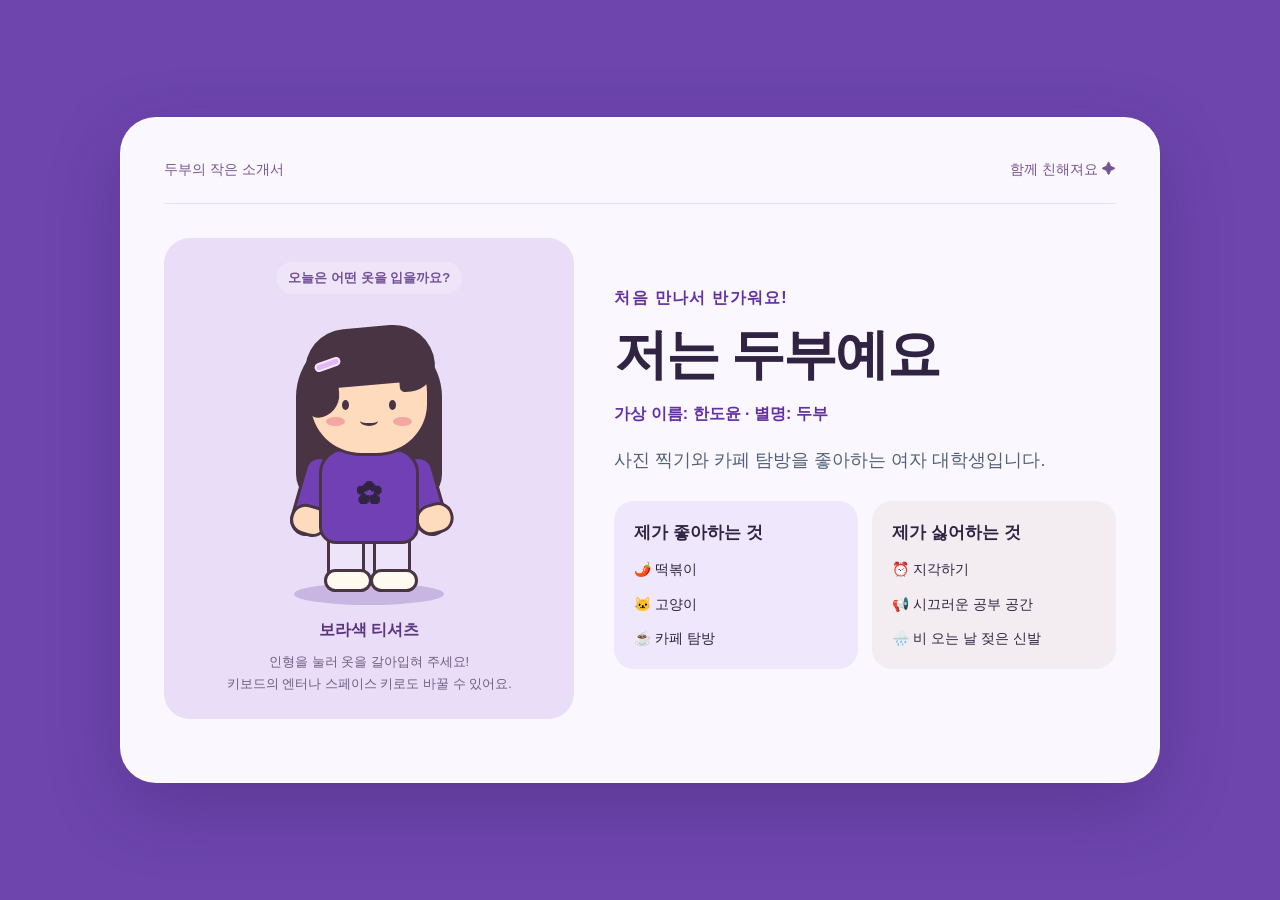
<file: 01-intro/index.html>
<!DOCTYPE html>
<html lang="ko">
<head>
  <meta charset="UTF-8">
  <meta name="viewport" content="width=device-width, initial-scale=1.0">
  <title>두부의 자기소개</title>
  <style>
    * {
      box-sizing: border-box;
    }

    body {
      min-height: 100vh;
      margin: 0;
      display: flex;
      align-items: center;
      justify-content: center;
      padding: 24px;
      color: #24324a;
      background-color: #6332a0;
      font-family: "Malgun Gothic", "Apple SD Gothic Neo", sans-serif;
      transition: background-color 0.5s ease;
    }

    .소개-카드 {
      width: 100%;
      max-width: 680px;
      padding: 48px 40px;
      text-align: center;
      background-color: rgba(255, 255, 255, 0.94);
      border: 1px solid #d9eaf5;
      border-radius: 28px;
      box-shadow: 0 18px 45px rgba(44, 93, 130, 0.15);
    }

    .작은-제목 {
      margin: 0 0 10px;
      color: #6332a0;
      font-size: 16px;
      font-weight: 700;
      letter-spacing: 0.08em;
    }

    h1 {
      margin: 0;
      font-size: clamp(36px, 8vw, 58px);
    }

    .한줄-소개 {
      margin: 18px auto 36px;
      color: #526278;
      font-size: 18px;
      line-height: 1.7;
    }

    h2 {
      margin: 0 0 18px;
      font-size: 23px;
    }

    .좋아하는-것 {
      display: grid;
      grid-template-columns: repeat(3, 1fr);
      gap: 14px;
      padding: 0;
      margin: 0 0 36px;
      list-style: none;
    }

    .좋아하는-것 li {
      padding: 22px 12px;
      background-color: #f5effc;
      border-radius: 18px;
      font-weight: 700;
    }

    .이모지 {
      display: block;
      margin-bottom: 8px;
      font-size: 32px;
    }

    button {
      padding: 14px 24px;
      color: #ffffff;
      background-color: #6332a0;
      border: 0;
      border-radius: 999px;
      font-family: inherit;
      font-size: 16px;
      font-weight: 700;
      cursor: pointer;
      box-shadow: 0 8px 18px rgba(35, 131, 184, 0.25);
      transition: transform 0.2s ease, background-color 0.2s ease;
    }

    button:hover {
      background-color: #4c247e;
      transform: translateY(-2px);
    }

    button:focus-visible {
      outline: 3px solid #ffbf47;
      outline-offset: 4px;
    }

    .가상-이름 {
      margin: 12px 0 0;
      color: #6332a0;
      font-weight: 700;
    }

    body { background: #6d45ad; padding: 48px 24px; color: #302442; }
    .소개-카드 { max-width: 1040px; padding: 42px; border: 2px solid #ffffff80; border-radius: 36px; background: #faf7ff; box-shadow: 0 24px 70px #31145540; }
    .상단 { display: flex; justify-content: space-between; align-items: center; padding-bottom: 24px; border-bottom: 1px solid #e8dff2; color: #765490; font-size: 14px; }
    .상단 p { margin: 0; }
    .소개-배치 { display: grid; grid-template-columns: 0.9fr 1.1fr; gap: 40px; align-items: center; padding: 34px 0 20px; }
    .인물-정보 { text-align: left; }
    h1 { font-size: clamp(36px, 5vw, 54px); letter-spacing: -2px; }
    .한줄-소개 { margin: 20px 0 26px; }
    .꼬리표 { display: inline-block; margin-bottom: 16px; padding: 7px 12px; border-radius: 20px; background: #eee5f8; color: #725096; font-size: 13px; font-weight: 700; }
    .취향-배치 { display: grid; grid-template-columns: 1fr 1fr; gap: 14px; }
    .취향 { padding: 20px; border-radius: 20px; background: #efe7fb; }
    .취향:last-child { background: #f3edf2; }
    .취향 h2 { font-size: 17px; margin-bottom: 14px; }
    .취향 ul { list-style: none; padding: 0; margin: 0; }
    .취향 li { margin-top: 12px; font-size: 14px; line-height: 1.6; }
    .아바타-영역 { position: relative; padding: 24px 10px; border-radius: 26px; background: #e9ddf7; }
    .아바타-버튼 { display: block; width: 240px; height: 300px; margin: auto; position: relative; padding: 0; background: transparent; box-shadow: none; border-radius: 30px; color: #302442; }
    .아바타-버튼:hover { background: transparent; transform: rotate(-3deg); }
    .인형 { position: absolute; inset: 0; pointer-events: none; --옷색: #7240b5; --바지색: #eee4fa; }
    .그림자 { position: absolute; width: 150px; height: 22px; background: #c9b5e2; border-radius: 50%; bottom: 5px; left: 45px; }
    .머리 { position: absolute; width: 122px; height: 118px; top: 28px; left: 59px; background: #ffdbbd; border: 3px solid #493443; border-radius: 46% 46% 44% 44%; z-index: 4; }
    .머리카락 { position: absolute; width: 130px; height: 58px; top: 17px; left: 55px; background: #493443; border-radius: 60px 60px 24px 18px; z-index: 5; transform: rotate(-5deg); }
    .머리카락::after { content: ""; position: absolute; width: 35px; height: 38px; background: #493443; right: 2px; top: 30px; border-radius: 0 0 24px 5px; }
    .뒷머리 { position: absolute; width: 146px; height: 172px; top: 22px; left: 47px; background: #493443; border-radius: 65px 65px 30px 30px; z-index: 1; }
    .머리카락::before { content: ""; position: absolute; width: 32px; height: 64px; left: 0; top: 22px; background: #493443; border-radius: 24px 0 24px 10px; }
    .머리핀 { position: absolute; width: 27px; height: 9px; top: 50px; left: 65px; border-radius: 8px; background: #e5b7f7; border: 2px solid #f8e7ff; z-index: 6; transform: rotate(-20deg); }
    .눈 { position: absolute; top: 59px; width: 7px; height: 10px; background: #493443; border-radius: 50%; }
    .눈.왼쪽 { left: 31px; } .눈.오른쪽 { right: 31px; }
    .볼 { position: absolute; top: 76px; width: 19px; height: 9px; border-radius: 50%; background: #f3a7a2; }
    .볼.왼쪽 { left: 15px; } .볼.오른쪽 { right: 15px; }
    .입 { position: absolute; width: 18px; height: 10px; border-bottom: 3px solid #493443; border-radius: 50%; top: 75px; left: 49px; }
    .몸 { position: absolute; width: 100px; height: 96px; top: 138px; left: 70px; background: var(--옷색); border: 3px solid #493443; border-radius: 25px 25px 17px 17px; z-index: 3; overflow: hidden; }
    .문양 { position: absolute; top: 30px; left: 0; right: 0; font-size: 25px; }
    .팔 { position: absolute; top: 145px; width: 32px; height: 82px; background: var(--옷색); border: 3px solid #493443; border-radius: 20px; z-index: 2; }
    .팔.왼쪽 { left: 48px; transform: rotate(16deg); } .팔.오른쪽 { right: 48px; transform: rotate(-16deg); }
    .팔::after { content: ""; position: absolute; bottom: -2px; left: -3px; width: 32px; height: 25px; background: #ffdbbd; border: 3px solid #493443; border-radius: 15px; }
    .다리 { position: absolute; top: 221px; width: 38px; height: 58px; border: 3px solid #493443; background: var(--바지색); border-radius: 0 0 12px 12px; z-index: 2; }
    .다리.왼쪽 { left: 78px; } .다리.오른쪽 { right: 78px; }
    .다리::after { content: ""; position: absolute; bottom: -6px; left: -6px; width: 42px; height: 17px; background: #fffaf0; border: 3px solid #493443; border-radius: 12px; }
    .인형[data-옷="줄무늬"] { --옷색: #fff7e7; --바지색: #688fb9; }
    .인형[data-옷="줄무늬"] .몸 { background: repeating-linear-gradient(#fff7e7 0 12px, #ed8a76 12px 20px); }
    .인형[data-옷="멜빵"] { --옷색: #f3c75e; --바지색: #648b76; }
    .인형[data-옷="멜빵"] .몸::after { content: ""; position: absolute; inset: 0 13px; border-left: 12px solid #648b76; border-right: 12px solid #648b76; }
    .인형[data-옷="후드"] { --옷색: #8bbbad; --바지색: #56536d; }
    .인형[data-옷="후드"] .몸::after { content: ""; position: absolute; width: 52px; height: 24px; bottom: 10px; left: 21px; border: 2px solid #527d70; border-radius: 14px 14px 8px 8px; }
    .옷-이름 { margin: 10px 0; color: #5c347f; font-weight: 700; }
    .안내 { margin: 0; color: #735c85; font-size: 13px; line-height: 1.7; }
    @media (max-width: 760px) {
      body { padding: 20px 14px; }
      .소개-카드 { padding: 24px 20px; }
      .소개-배치 { grid-template-columns: 1fr; gap: 28px; }
      .인물-정보 { text-align: center; }
      .취향 { text-align: left; padding: 16px; }
      .상단 { font-size: 12px; gap: 12px; }
    }
    @media (max-width: 380px) { .취향-배치 { grid-template-columns: 1fr; } }
    @media (prefers-reduced-motion: reduce) { * { transition: none !important; } }
    @media (max-width: 540px) {
      .소개-카드 {
        padding: 36px 22px;
      }

      .좋아하는-것 {
        grid-template-columns: 1fr;
      }
    }
  </style>
</head>
<body>
  <main class="소개-카드">
    <header class="상단"><p>두부의 작은 소개서</p><p>함께 친해져요 ✦</p></header>
    <div class="소개-배치">
    <section class="아바타-영역" aria-label="두부의 옷장">
      <span class="꼬리표">오늘은 어떤 옷을 입을까요?</span>
      <button class="아바타-버튼" id="아바타-버튼" type="button" aria-label="두부의 옷 갈아입히기" aria-describedby="옷-이름 아바타-안내">
        <span class="인형" id="인형" data-옷="티셔츠" aria-hidden="true">
          <span class="그림자"></span><span class="뒷머리"></span><span class="머리카락"></span><span class="머리핀"></span>
          <span class="머리"><span class="눈 왼쪽"></span><span class="눈 오른쪽"></span><span class="볼 왼쪽"></span><span class="볼 오른쪽"></span><span class="입"></span></span>
          <span class="팔 왼쪽"></span><span class="팔 오른쪽"></span>
          <span class="몸"><span class="문양" id="옷-문양">✿</span></span>
          <span class="다리 왼쪽"></span><span class="다리 오른쪽"></span>
        </span>
      </button>
      <p class="옷-이름" id="옷-이름" aria-live="polite">보라색 티셔츠</p>
      <p class="안내" id="아바타-안내">인형을 눌러 옷을 갈아입혀 주세요!<br>키보드의 엔터나 스페이스 키로도 바꿀 수 있어요.</p>
    </section>
    <div class="인물-정보">
    <p class="작은-제목">처음 만나서 반가워요!</p>
    <h1>저는 두부예요</h1>
    <p class="가상-이름">가상 이름: 한도윤 · 별명: 두부</p>
    <p class="한줄-소개">사진 찍기와 카페 탐방을 좋아하는 여자 대학생입니다.</p>

    <div class="취향-배치">
    <section class="취향" aria-labelledby="좋아하는-것-제목">
      <h2 id="좋아하는-것-제목">제가 좋아하는 것</h2>
      <ul>
        <li>🌶️ 떡볶이</li>
        <li>🐱 고양이</li>
        <li>☕ 카페 탐방</li>
      </ul>
    </section>

    <section class="취향" aria-labelledby="싫어하는-것-제목">
      <h2 id="싫어하는-것-제목">제가 싫어하는 것</h2>
      <ul><li>⏰ 지각하기</li><li>📢 시끄러운 공부 공간</li><li>🌧️ 비 오는 날 젖은 신발</li></ul>
    </section>
    </div>
    </div>
    </div>
  </main>

  <script>
    const 옷목록 = [
      { 종류: "티셔츠", 이름: "보라색 티셔츠", 문양: "✿" },
      { 종류: "줄무늬", 이름: "줄무늬 티셔츠", 문양: "" },
      { 종류: "멜빵", 이름: "초록 멜빵바지", 문양: "" },
      { 종류: "후드", 이름: "민트 후드티", 문양: "" }
    ];
    let 현재옷 = 0;
    const 아바타버튼 = document.querySelector("#아바타-버튼");
    const 인형 = document.querySelector("#인형");
    const 옷이름 = document.querySelector("#옷-이름");
    const 옷문양 = document.querySelector("#옷-문양");

    // 기본 버튼이라 마우스, 터치, 엔터, 스페이스 입력에 모두 반응합니다.
    아바타버튼.addEventListener("click", function () {
      현재옷 = (현재옷 + 1) % 옷목록.length;
      const 선택한옷 = 옷목록[현재옷];
      인형.dataset.옷 = 선택한옷.종류;
      옷이름.textContent = 선택한옷.이름;
      옷문양.textContent = 선택한옷.문양;
    });
  </script>
</body>
</html>
</file>
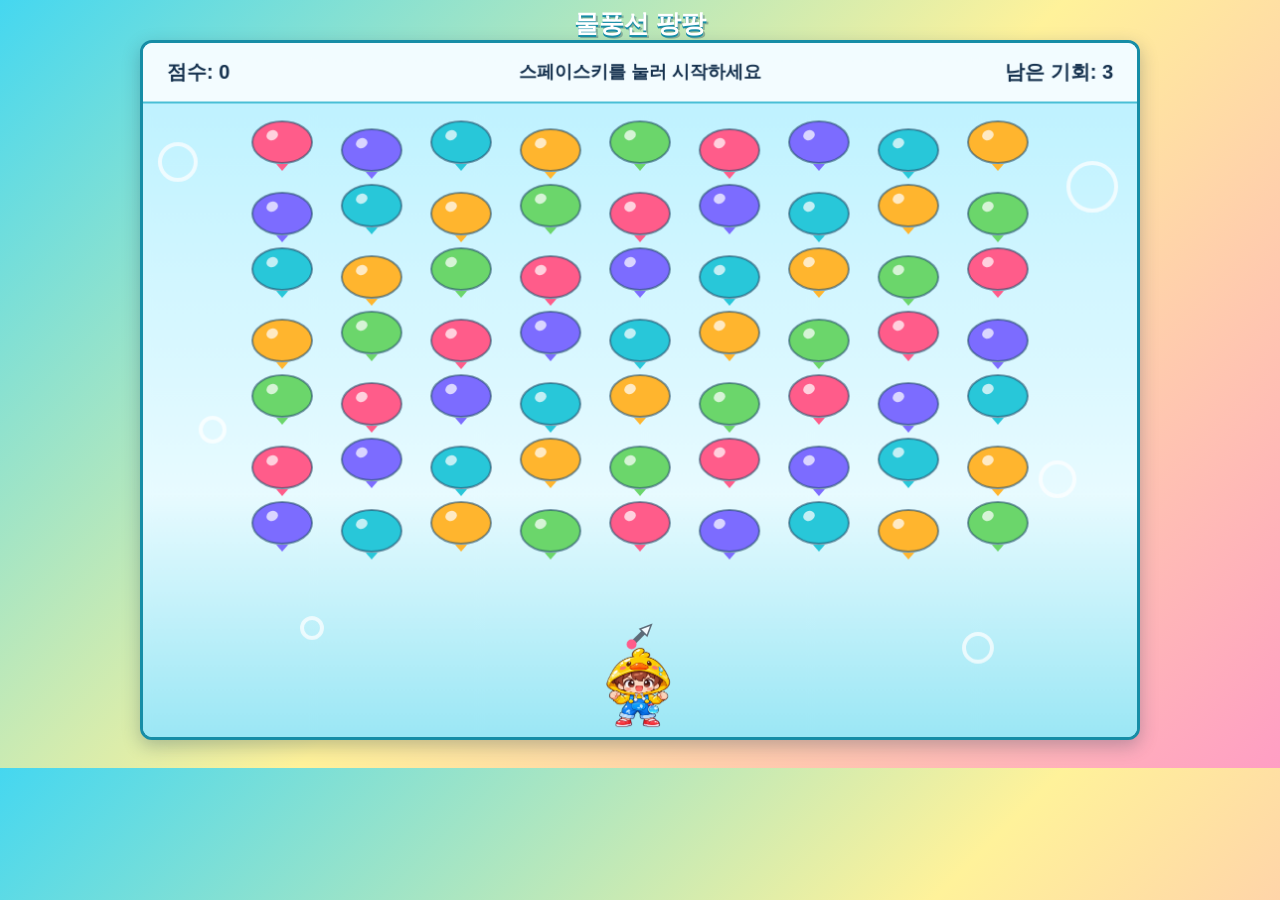
<file: 02-bricks/brick_game.html>
<!doctype html>
<html lang="ko">
  <head>
    <meta charset="UTF-8" />
    <meta name="viewport" content="width=device-width, initial-scale=1.0" />
    <title>물풍선 팡팡 게임</title>
    <link rel="stylesheet" href="brick_game.css" />
  </head>
  <body>
    <main class="game-page">
      <h1>물풍선 팡팡</h1>
      <canvas
        id="gameCanvas"
        width="1000"
        height="700"
        aria-label="바늘로 물풍선을 터뜨리고 떨어지는 바나나를 피하는 게임"
      >
        이 게임을 실행하려면 캔버스를 지원하는 최신 브라우저가 필요합니다.
      </canvas>
    </main>

    <script src="brick_game.js"></script>
  </body>
</html>
</file>
<file: 02-bricks/brick_game.css>
* {
  box-sizing: border-box;
}

html,
body {
  margin: 0;
  min-width: 1024px;
  min-height: 768px;
  background: linear-gradient(135deg, #45d7f0, #fff29a 52%, #ff9ec4);
  color: #16324f;
  font-family: "Malgun Gothic", "맑은 고딕", sans-serif;
}

body {
  display: flex;
  justify-content: center;
  align-items: flex-start;
}

.game-page {
  width: 1000px;
  padding-top: 6px;
  text-align: center;
}

h1 {
  height: 34px;
  margin: 0;
  color: #ffffff;
  text-shadow: 0 2px 0 #168da6, 2px 3px 0 rgba(22, 50, 79, 0.3);
  font-size: 25px;
  line-height: 34px;
}

#gameCanvas {
  display: block;
  width: 1000px;
  height: 700px;
  background-color: #c8f5ff;
  border: 3px solid #168da6;
  border-radius: 12px;
  box-shadow: 0 6px 18px rgba(22, 50, 79, 0.28);
}
</file>
